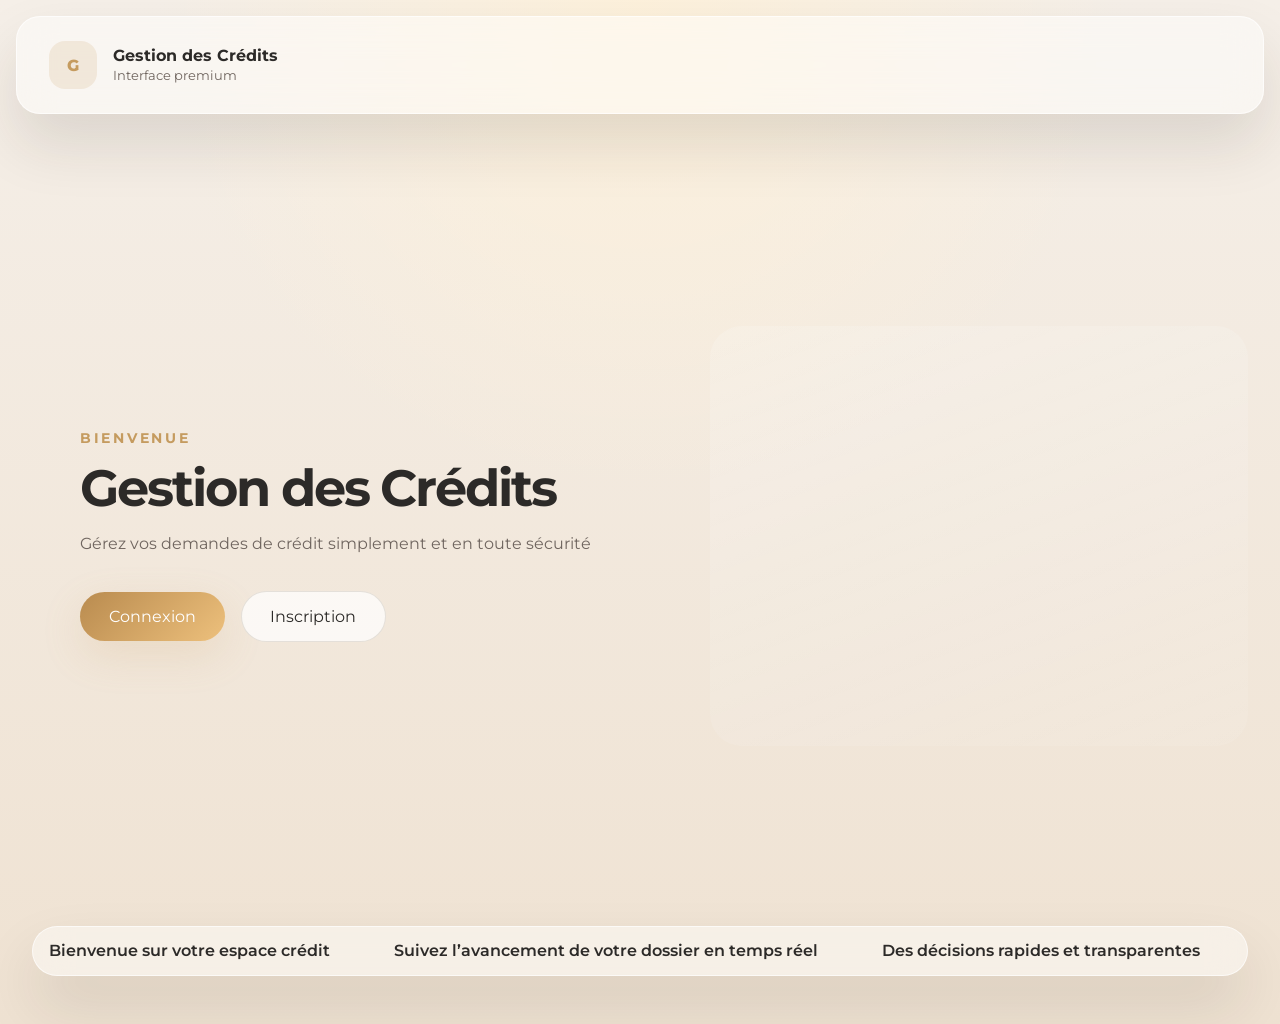
<file: index.html>
<!DOCTYPE html>
<html lang="fr">
<head>
  <meta charset="UTF-8" />
  <meta name="viewport" content="width=device-width, initial-scale=1.0" />
  <title>Gestion des Crédits</title>
  <link rel="preconnect" href="https://fonts.googleapis.com" />
  <link rel="preconnect" href="https://fonts.gstatic.com" crossorigin />
  <link href="https://fonts.googleapis.com/css2?family=Montserrat:wght@400;500;600;700;800&display=swap" rel="stylesheet" />
  <link rel="stylesheet" href="css/style.css" />
</head>
<body data-page="index">
  <div class="page-shell">
    <header class="topbar glass">
      <div class="brand">
        <span class="brand-mark">G</span>
        <div>
          <p>Gestion des Crédits</p>
          <small>Interface premium</small>
        </div>
      </div>
    </header>

    <main class="hero-section">
      <div class="hero-copy animate-fade-up">
        <p class="eyebrow">Bienvenue</p>
        <h1>Gestion des Crédits</h1>
        <p class="hero-subtitle">Gérez vos demandes de crédit simplement et en toute sécurité</p>
        <div class="hero-actions">
          <button id="open-login-cta" class="button button-glow">Connexion</button>
          <a href="inscription.html" class="button button-outline">Inscription</a>
        </div>
      </div>
      <div class="hero-visual animate-slide-in"></div>
    </main>

    <section class="ticker-wrap">
      <div class="ticker glass">
        <div class="ticker-track">
          <span>Bienvenue sur votre espace crédit</span>
          <span>Suivez l’avancement de votre dossier en temps réel</span>
          <span>Des décisions rapides et transparentes</span>
          <span>Bienvenue sur votre espace crédit</span>
          <span>Suivez l’avancement de votre dossier en temps réel</span>
        </div>
      </div>
    </section>
  </div>

  <div class="modal-overlay" id="login-modal">
    <div class="modal-card glass animate-modal">
      <button class="modal-close" id="close-login">×</button>
      <div class="modal-header">
        <p class="eyebrow">Espace sécurisé</p>
        <h2>Connexion</h2>
      </div>
      <form id="login-form" class="form-grid">
        <label class="form-label">
          Email
          <input type="email" name="email" placeholder="admin@gmail.com" required />
        </label>
        <label class="form-label">
          Mot de passe
          <input type="password" name="password" placeholder="••••••••" required />
        </label>
        <button type="submit" class="button button-primary">Se connecter</button>
      </form>
      <p class="modal-footer">Pas encore de compte ? <a href="inscription.html">S’inscrire</a></p>
    </div>
  </div>

  <div class="toast" id="toast"></div>
  <script src="js/main.js"></script>
</body>
</html>
</file>
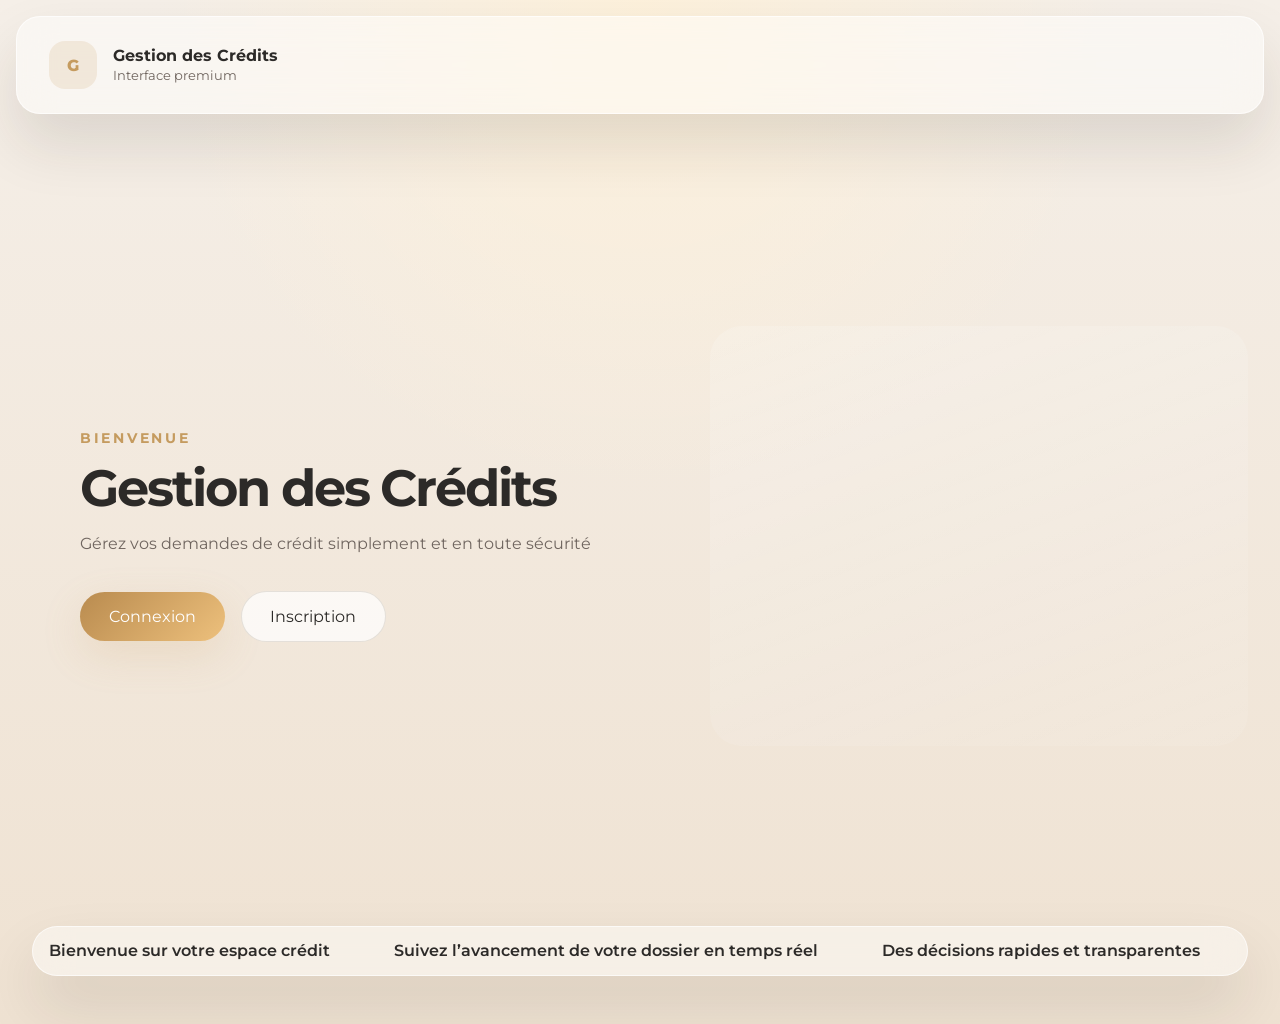
<file: confirmation.html>
<!DOCTYPE html>
<html lang="fr">
<head>
  <meta charset="UTF-8" />
  <meta name="viewport" content="width=device-width, initial-scale=1.0" />
  <title>Confirmation | Gestion des Crédits</title>
  <link rel="preconnect" href="https://fonts.googleapis.com" />
  <link rel="preconnect" href="https://fonts.gstatic.com" crossorigin />
  <link href="https://fonts.googleapis.com/css2?family=Montserrat:wght@400;500;600;700;800&display=swap" rel="stylesheet" />
  <link rel="stylesheet" href="css/style.css" />
</head>
<body data-page="confirmation">
  <div class="page-shell page-centered wide-card">
    <div class="confirm-card glass animate-fade-up">
      <div class="success-visual">
        <span class="checkmark">✓</span>
        <h1>Votre demande est enregistrée</h1>
        <p>Nous avons bien reçu votre dossier. Il est maintenant en cours de traitement.</p>
      </div>
      <div class="confirm-summary glass-inner" id="confirm-summary"></div>
      <div class="process-note glass-inner">
        <h2>Prochaine étape</h2>
        <p>Notre système analyse votre dossier en priorité et prépare une décision dans les 24 à 48 heures.</p>
        <p><strong>Délai estimé :</strong> 1 à 2 jours ouvrés</p>
      </div>
      <div class="confirm-actions">
        <a href="dashboard.html" class="button button-primary">Accéder à mon tableau de bord</a>
        <a href="index.html" class="button button-outline">Retour à l’accueil</a>
      </div>
    </div>
  </div>
  <script src="js/main.js"></script>
</body>
</html>
</file>
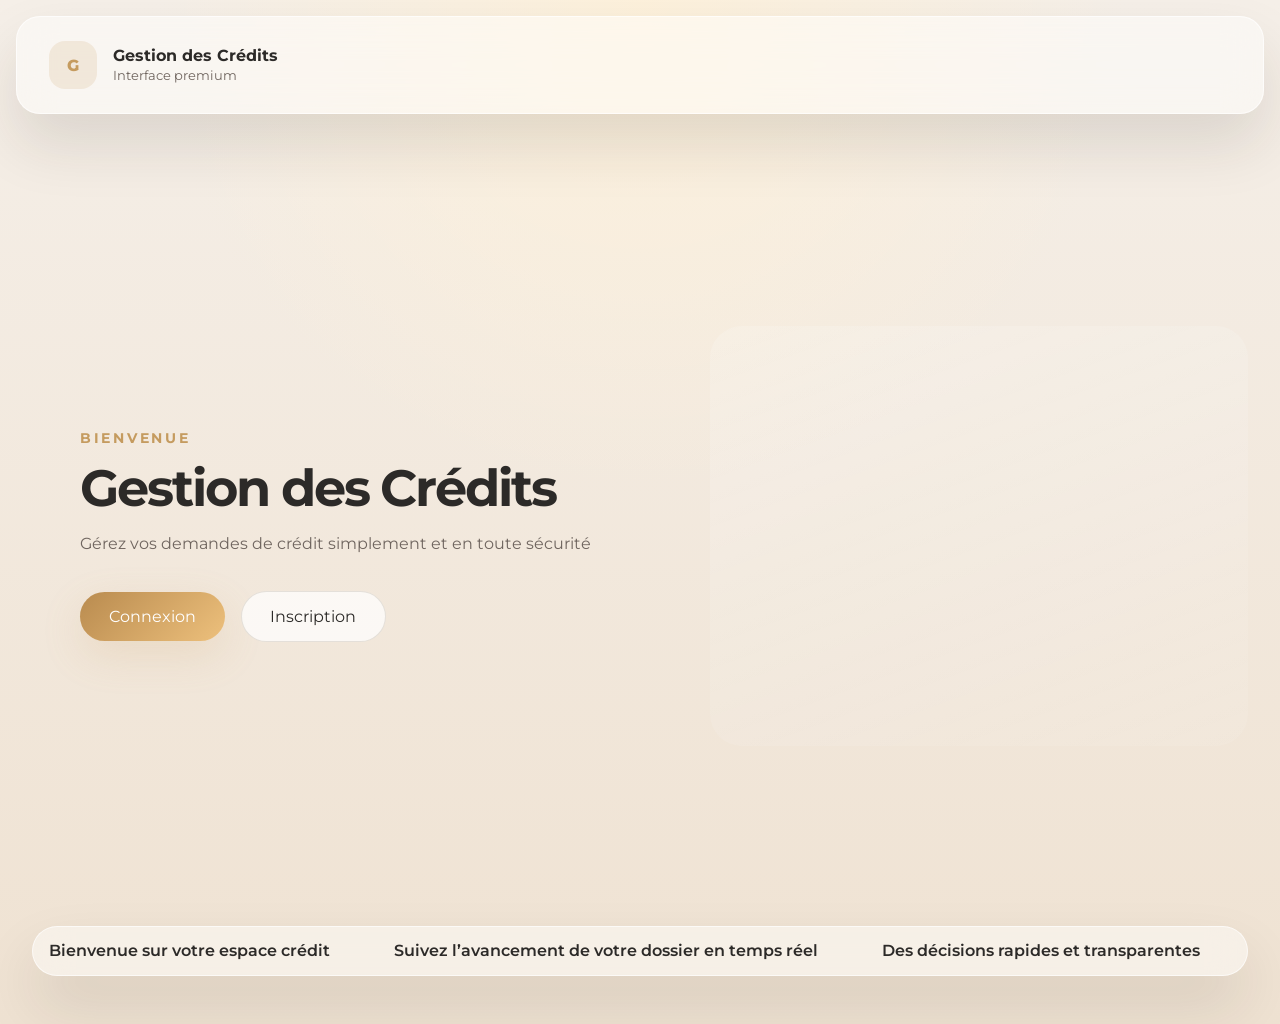
<file: dashboard.html>
<!DOCTYPE html>
<html lang="fr">
<head>
  <meta charset="UTF-8" />
  <meta name="viewport" content="width=device-width, initial-scale=1.0" />
  <title>Dashboard | Gestion des Crédits</title>
  <link rel="preconnect" href="https://fonts.googleapis.com" />
  <link rel="preconnect" href="https://fonts.gstatic.com" crossorigin />
  <link href="https://fonts.googleapis.com/css2?family=Montserrat:wght@400;500;600;700;800&display=swap" rel="stylesheet" />
  <link rel="stylesheet" href="css/style.css" />
</head>
<body data-page="dashboard">
  <div class="dashboard-shell">

    <main class="dashboard-main">
      <header class="dashboard-header glass">
        <div>
          <p class="eyebrow">Bonjour, <span id="user-name">Utilisateur</span></p>
          <h1>Bienvenue sur votre espace</h1>
        </div>
        <div class="header-meta">
          <span class="badge">Utilisateur</span>
          <button id="logout-top" class="button button-secondary">Se déconnecter</button>
        </div>
      </header>

      <section class="dashboard-grid">
        <div class="stat-card glass animate-fade-up">
          <p>Total des demandes</p>
          <h2 id="stat-total">0</h2>
        </div>
        <div class="stat-card glass animate-fade-up delay-1">
          <p>Demandes en cours</p>
          <h2 id="stat-pending">0</h2>
        </div>
        <div class="stat-card glass animate-fade-up delay-2">
          <p>Dernier statut</p>
          <h2 id="stat-status">Aucune</h2>
        </div>
      </section>

      <section class="dashboard-content">
        <div id="empty-state" class="glass info-card animate-fade-up">
          <div class="empty-illustration">📋</div>
          <h2>Pas de demande active</h2>
          <p>Commencez dès maintenant en remplissant le formulaire ou en décrivant votre projet en texte libre.</p>
        </div>

        <div id="request-form-card" class="glass form-card animate-fade-up">
          <div class="card-header">
            <div>
              <p class="eyebrow">Nouvelle demande</p>
              <h2>Envoyer votre dossier</h2>
            </div>
          </div>
          <form id="request-form" class="form-grid">
              <label class="form-label">
                Genre
                <select name="Gender" required>
                  <option value="Male">Homme</option>
                  <option value="Female">Femme</option>
                </select>
              </label>
              <label class="form-label">
                Situation familiale
                <select name="Married" required>
                  <option value="Célibataire">Célibataire</option>
                  <option value="Married">Marié(e)</option>
                  <option value="Divorcé(e)">Divorcé(e)</option>
                  <option value="Veuf/Veuve">Veuf/Veuve</option>
                </select>
              </label>
              <label class="form-label">
                Niveau d’éducation
                <select name="Education" required>
                  <option value="Graduate">Diplômé</option>
                  <option value="Not Graduate">Non diplômé</option>
                </select>
              </label>
              <label class="form-label">
                Self-employed
                <select name="Self_Employed" required>
                  <option value="Yes">Oui</option>
                  <option value="No">Non</option>
                </select>
              </label>
              <label class="form-label">
                Salaire mensuel net
                <input type="number" name="ApplicantIncome" min="0" step="100" placeholder="5000" required />
              </label>
              <label class="form-label">
                Montant du crédit demandé
                <input type="number" name="LoanAmount" min="0" step="100" placeholder="25000" required />
              </label>
              <label class="form-label">
                Durée de remboursement (en mois)
                <input type="number" name="Loan_Amount_Term" min="12" max="480" step="12" placeholder="360" value="360" required />
              </label>
              <label class="form-label">
                Historique de crédit
                <select name="CreditHistory" required>
                  <option value="1">Bon</option>
                  <option value="0">Mauvais</option>
                </select>
              </label>
              <label class="form-label full-width">
                Description de la situation
                <textarea name="note" rows="4" placeholder="Expliquez votre demande" ></textarea>
              </label>
              <button type="submit" class="button button-primary full-width">Soumettre la demande</button>
          </form>
        </div>

        <div id="status-card" class="glass status-card animate-fade-up hidden">
          <div class="card-header">
            <div>
              <p class="eyebrow">Suivi de votre dossier</p>
              <h2>Statut actuel</h2>
            </div>
          </div>
          <div class="progress-bar">
            <span class="step completed">Soumis</span>
            <span class="step" id="step-in-progress">En cours</span>
            <span class="step" id="step-decision">Décision</span>
            <span class="step" id="step-final">Finalisé</span>
          </div>
          <div class="status-badge" id="status-badge">Pré-acceptation</div>
          <div class="status-summary" id="status-summary"></div>
          <div id="defaults-warning" style="display:none;"></div>
          <div class="rejection-card" id="rejection-card" style="display:none;">            <div class="rejection-header">
              <span class="rejection-icon">⚠️</span>
              <div>
                <p class="eyebrow rejection-eyebrow">Demande non acceptée</p>
                <h3>Raisons du refus</h3>
              </div>
            </div>
            <div class="rejection-reasons" id="rejection-reasons"></div>
            <div class="rejection-footer">
            </div>
          </div>
          <div class="approved-contact" id="approved-contact" style="display:none;">
            <div class="contact-header">
              <p class="eyebrow contact-eyebrow">Prochaine étape</p>
              <h3>Finaliser votre demande</h3>
            </div>
            <form id="contact-form" class="form-grid contact-form">
              <label class="form-label">
                Agence préférée
                <select name="agency" required>
                  <option value="">Sélectionnez une agence</option>
                  <option value="Alger Centre">Alger Centre</option>
                  <option value="Oran Ouest">Oran Ouest</option>
                  <option value="Constantine Est">Constantine Est</option>
                  <option value="Annaba Nord">Annaba Nord</option>
                </select>
              </label>
              <label class="form-label">
                Numéro de téléphone
                <input type="tel" name="phone" placeholder="0555 123 456" required />
              </label>
              <button type="submit" class="button button-primary full-width">Envoyer ma demande de contact</button>
            </form>
            <div id="contact-confirmation" style="display:none;" class="confirmation-message">
              <p>✅ Votre demande de contact a été transmise. En attente de confirmation de l'agence.</p>
            </div>
          </div>          <div class="appointment-card" id="appointment-card" style="display:none;">
            <div class="appointment-header">
              <span class="appointment-icon">📅</span>
              <div>
                <p class="eyebrow appointment-eyebrow">Rendez-vous confirmé</p>
                <h3>Votre rendez-vous est prévu</h3>
              </div>
            </div>
            <div class="appointment-details" id="appointment-details"></div>
            <div class="appointment-footer">
              <p>📄 Présentez-vous avec vos pièces justificatives.</p>
            </div>
          </div>          <div class="request-summary glass-inner">
            <h3>Résumé de la demande</h3>
            <div class="summary-grid" id="summary-grid"></div>
          </div>
        </div>
      </section>
    </main>
  </div>

  <div class="toast" id="toast"></div>
  <script src="js/main.js"></script>
</body>
</html>
</file>
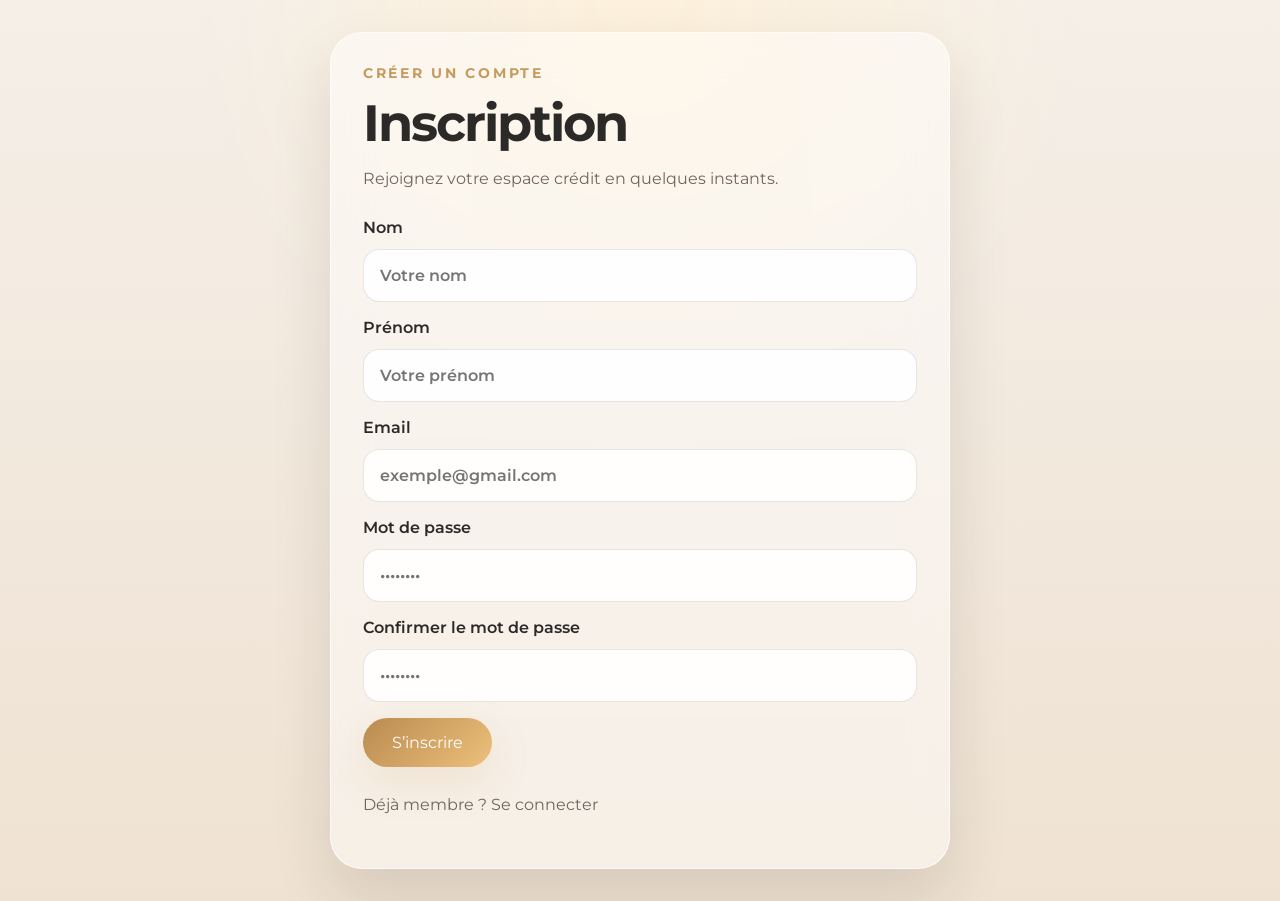
<file: inscription.html>
<!DOCTYPE html>
<html lang="fr">
<head>
  <meta charset="UTF-8" />
  <meta name="viewport" content="width=device-width, initial-scale=1.0" />
  <title>Inscription | Gestion des Crédits</title>
  <link rel="preconnect" href="https://fonts.googleapis.com" />
  <link rel="preconnect" href="https://fonts.gstatic.com" crossorigin />
  <link href="https://fonts.googleapis.com/css2?family=Montserrat:wght@400;500;600;700;800&display=swap" rel="stylesheet" />
  <link rel="stylesheet" href="css/style.css" />
</head>
<body data-page="inscription">
  <div class="page-shell page-centered">
    <div class="auth-card glass animate-fade-up">
      <div class="card-header">
        <div>
          <p class="eyebrow">Créer un compte</p>
          <h1>Inscription</h1>
          <p class="card-subtitle">Rejoignez votre espace crédit en quelques instants.</p>
        </div>
      </div>
      <form id="signup-form" class="form-grid">
        <label class="form-label">
          Nom
          <input type="text" name="name" placeholder="Votre nom" required />
        </label>
        <label class="form-label">
          Prénom
          <input type="text" name="firstName" placeholder="Votre prénom" required />
        </label>
        <label class="form-label">
          Email
          <input type="email" name="email" placeholder="exemple@gmail.com" required />
        </label>
        <label class="form-label">
          Mot de passe
          <input type="password" name="password" placeholder="••••••••" required />
        </label>
        <label class="form-label">
          Confirmer le mot de passe
          <input type="password" name="confirmPassword" placeholder="••••••••" required />
        </label>
        <button type="submit" class="button button-primary">S’inscrire</button>
      </form>
      <p class="auth-note">Déjà membre ? <a href="index.html">Se connecter</a></p>
    </div>
  </div>
  <div class="toast" id="toast"></div>
  <script src="js/main.js"></script>
</body>
</html>
</file>
<file: css/style.css>
* {
  box-sizing: border-box;
}

:root {
  color-scheme: light;
  font-family: 'Montserrat', sans-serif;
  --bg: #f9f2e8;
  --surface: rgba(255, 255, 255, 0.82);
  --surface-strong: rgba(255, 255, 255, 0.95);
  --text: #2c2a28;
  --text-muted: #6f655f;
  --accent: #c59b5f;
  --accent-soft: rgba(197, 155, 95, 0.12);
  --border: rgba(255, 255, 255, 0.55);
  --shadow: 0 30px 60px rgba(38, 32, 28, 0.12);
  --glass: rgba(255, 255, 255, 0.45);
  --glass-deep: rgba(255, 255, 255, 0.65);
}

html,
body {
  margin: 0;
  min-height: 100%;
  background: radial-gradient(circle at top, rgba(255, 241, 216, 0.8), transparent 40%),
    linear-gradient(180deg, #f5efe8 0%, #efe2d2 100%);
  color: var(--text);
}

body {
  overflow-x: hidden;
}

a {
  color: inherit;
  text-decoration: none;
}

button,
input,
select,
textarea {
  font: inherit;
}

.page-shell,
.dashboard-shell {
  min-height: 100vh;
}

.glass {
  background: var(--glass);
  border: 1px solid rgba(255, 255, 255, 0.65);
  backdrop-filter: blur(18px);
  box-shadow: var(--shadow);
}

.glass-inner {
  background: rgba(255, 255, 255, 0.92);
  border-radius: 24px;
  padding: 24px;
}

.topbar {
  display: flex;
  justify-content: space-between;
  align-items: center;
  gap: 1rem;
  padding: 1.5rem 2rem;
  position: sticky;
  top: 0;
  z-index: 10;
  margin: 1rem;
  border-radius: 24px;
}

.brand {
  display: flex;
  align-items: center;
  gap: 1rem;
}

.brand-mark {
  width: 48px;
  height: 48px;
  display: grid;
  place-items: center;
  border-radius: 16px;
  background: rgba(197, 155, 95, 0.16);
  color: var(--accent);
  font-weight: 800;
}

.brand p {
  margin: 0;
  font-size: 1rem;
  font-weight: 700;
}

.brand small {
  color: var(--text-muted);
}

nav {
  display: flex;
  gap: 1rem;
  flex-wrap: wrap;
}

.button,
.button-primary,
.button-secondary,
.button-outline {
  border: none;
  cursor: pointer;
  border-radius: 999px;
  padding: 0.95rem 1.8rem;
  transition: transform 0.3s ease, box-shadow 0.3s ease, background-color 0.3s ease;
}

.button-primary,
.button-glow {
  background: linear-gradient(135deg, #b98b4f 0%, #edc07c 100%);
  color: #fff;
  box-shadow: 0 14px 40px rgba(197, 155, 95, 0.18);
}

.button-outline {
  background: rgba(255, 255, 255, 0.72);
  color: var(--text);
  border: 1px solid rgba(60, 40, 20, 0.12);
}

.button-secondary {
  background: rgba(32, 22, 14, 0.06);
  color: var(--text);
}

.button:hover {
  transform: translateY(-1px);
}

.hero-section {
  min-height: calc(100vh - 120px);
  display: grid;
  grid-template-columns: 1.2fr 1fr;
  gap: 2rem;
  align-items: center;
  padding: 4rem 2rem 2rem;
  position: relative;
}

.hero-section::before {
  content: '';
  position: absolute;
  inset: 0;
  background: url('https://images.unsplash.com/photo-1523413651479-597eb2da0ad6?auto=format&fit=crop&w=1500&q=80') center/cover no-repeat;
  filter: blur(2px) saturate(1.05);
  opacity: 0.35;
  z-index: -2;
}

.hero-section::after {
  content: '';
  position: absolute;
  inset: 0;
  background: linear-gradient(135deg, rgba(31, 20, 12, 0.38), rgba(245, 225, 192, 0.22));
  z-index: -1;
}

.hero-copy {
  max-width: 620px;
  padding: 3rem;
  border-radius: 32px;
}

.eyebrow {
  margin: 0 0 1rem;
  text-transform: uppercase;
  letter-spacing: 0.2em;
  color: var(--accent);
  font-size: 0.85rem; 
  font-weight: 700;
}

.hero-copy h1,
.card-header h1,
.dashboard-header h1,
.confirm-card h1,
.admin-panel h2 {
  margin: 0;
  font-size: clamp(2.8rem, 4vw, 4.8rem);
  line-height: 1.02;
  letter-spacing: -0.04em;
}

.hero-subtitle,
.card-subtitle,
.status-summary p,
.auth-note,
.info-card p,
.process-note p {
  line-height: 1.8;
  color: var(--text-muted);
}

.hero-actions {
  display: flex;
  align-items: center;
  gap: 1rem;
  margin-top: 2rem;
}

.hero-visual {
  min-height: 420px;
  border-radius: 32px;
  background: linear-gradient(160deg, rgba(255, 255, 255, 0.18), rgba(255, 255, 255, 0.08)),
    url('https://images.unsplash.com/photo-1554224154-22dec7ec8818?auto=format&fit=crop&w=1500&q=80') center/cover no-repeat;
}

.ticker-wrap {
  padding: 1rem 2rem 3rem;
}

.ticker {
  overflow: hidden;
  border-radius: 999px;
  padding: 0.9rem 1rem;
}

.ticker-track {
  display: flex;
  gap: 4rem;
  animation: ticker 18s linear infinite;
  white-space: nowrap;
}

.ticker-track span {
  font-weight: 600;
  color: var(--text);
}

@keyframes ticker {
  0% {
    transform: translateX(0);
  }
  100% {
    transform: translateX(-55%);
  }
}

.page-centered {
  display: grid;
  place-items: center;
  min-height: 100vh;
  padding: 2rem;
}

.auth-card,
.confirm-card,
.admin-panel,
.status-card,
.form-card,
.info-card {
  border-radius: 32px;
  padding: 2rem;
}

.auth-card {
  width: min(620px, 100%);
}

.auth-note {
  margin-top: 1.5rem;
  color: var(--text-muted);
}

.form-grid {
  display: grid;
  gap: 1rem;
}

.form-label {
  display: grid;
  gap: 0.75rem;
  font-weight: 600;
}

.form-label input,
.form-label select,
.form-label textarea {
  width: 100%;
  border: 1px solid rgba(60, 40, 20, 0.12);
  border-radius: 16px;
  padding: 1rem 1rem;
  background: rgba(255, 255, 255, 0.9);
  color: var(--text);
}

.form-label textarea {
  resize: vertical;
}

.full-width {
  grid-column: 1 / -1;
}

.modal-overlay {
  position: fixed;
  inset: 0;
  background: rgba(20, 12, 8, 0.58);
  display: none;
  align-items: center;
  justify-content: center;
  padding: 1.5rem;
  z-index: 20;
}

.modal-overlay.active {
  display: flex;
}

.modal-card {
  width: min(520px, 100%);
  padding: 2rem;
  border-radius: 32px;
  position: relative;
}

.modal-close {
  position: absolute;
  right: 1rem;
  top: 1rem;
  border: none;
  background: transparent;
  color: var(--text);
  font-size: 1.8rem;
  cursor: pointer;
}

.modal-header h2,
.card-header h2 {
  margin: 0;
  font-size: 2.2rem;
}

.card-header {
  margin-bottom: 1.5rem;
}

button[type="submit"] {
  width: fit-content;
}

.toast {
  position: fixed;
  left: 50%;
  transform: translateX(-50%);
  bottom: 2rem;
  min-width: 280px;
  padding: 1rem 1.5rem;
  border-radius: 999px;
  background: rgba(42, 33, 24, 0.94);
  color: #fff;
  opacity: 0;
  pointer-events: none;
  transition: opacity 0.3s ease, transform 0.3s ease;
  z-index: 30;
}

.toast.show {
  opacity: 1;
  transform: translateX(-50%) translateY(-10px);
}

.dashboard-shell {
  min-height: 100vh;
}

.dashboard-main {
  padding: 2.5rem;
  display: grid;
  gap: 1.8rem;
  max-width: 1300px;
  margin: 0 auto;
}

.card-tabs {
  display: flex;
  gap: 0.75rem;
  flex-wrap: wrap;
  margin-bottom: 1.5rem;
}

.toggle-button {
  border: 1px solid rgba(60, 40, 20, 0.14);
  background: rgba(255, 255, 255, 0.72);
  color: var(--text);
  padding: 0.9rem 1.2rem;
  border-radius: 999px;
  font-weight: 700;
  cursor: pointer;
  transition: background-color 0.2s ease, transform 0.2s ease, border-color 0.2s ease;
}

.toggle-button.active {
  background: rgba(197, 155, 95, 0.15);
  border-color: rgba(197, 155, 95, 0.35);
}

.mode-panel {
  display: none;
  gap: 1rem;
}

.mode-panel.active {
  display: grid;
}

.text-mode-toolbar {
  display: flex;
  gap: 0.75rem;
  flex-wrap: wrap;
}

.text-counter {
  color: var(--text-muted);
  font-size: 0.95rem;
  text-align: right;
}

.empty-illustration {
  font-size: 3rem;
  width: 88px;
  height: 88px;
  display: grid;
  place-items: center;
  border-radius: 24px;
  background: rgba(255, 255, 255, 0.75);
  margin: 0 auto 1rem;
}

.status-badge {
  display: inline-flex;
  padding: 0.95rem 1.3rem;
  border-radius: 999px;
  background: rgba(197, 155, 95, 0.12);
  color: var(--accent);
  font-weight: 700;
  font-size: 1.2rem;
  box-shadow: 0 0 0 rgba(0, 0, 0, 0);
  transition: background-color 0.3s ease, box-shadow 0.3s ease, transform 0.3s ease;
}

.status-badge.status-accepted {
  background: rgba(46, 204, 113, 0.14);
  color: #2ECC71;
  box-shadow: 0 0 30px rgba(46, 204, 113, 0.18);
  animation: pulse 2.5s ease-in-out infinite;
}

.status-badge.status-finalized {
  background: rgba(39, 174, 96, 0.16);
  color: #27AE60;
  box-shadow: 0 0 35px rgba(39, 174, 96, 0.22);
  animation: pulse 2.5s ease-in-out infinite;
  border: 2px solid rgba(39, 174, 96, 0.3);
}

.status-badge.status-pre {
  background: rgba(243, 156, 18, 0.14);
  color: #F39C12;
  box-shadow: 0 0 30px rgba(243, 156, 18, 0.18);
  animation: pulse 2.5s ease-in-out infinite;
}

.status-badge.status-refused {
  background: rgba(231, 76, 60, 0.14);
  color: #E74C3C;
  box-shadow: 0 0 30px rgba(231, 76, 60, 0.18);
  animation: pulse 2.5s ease-in-out infinite;
}

.status-badge.status-pending {
  background: rgba(200, 169, 110, 0.14);
  color: #C8A96E;
  box-shadow: 0 0 30px rgba(200, 169, 110, 0.18);
  animation: pulse 2.5s ease-in-out infinite;
}

.status-summary {
  margin-top: 1rem;
  opacity: 0;
  animation: fadeIn 0.4s ease forwards;
}

@keyframes pulse {
  0%, 100% { transform: scale(1); }
  50% { transform: scale(1.02); }
}

@keyframes fadeIn {
  from { opacity: 0; transform: translateY(12px); }
  to { opacity: 1; transform: translateY(0); }
}

.submitted-data-card {
  margin: 1.5rem 0;
  padding: 1.5rem;
  background: rgba(52, 152, 219, 0.08);
  border: 2px solid rgba(52, 152, 219, 0.3);
  border-radius: 24px;
  animation: fadeIn 0.4s ease;
}

.data-header {
  margin-bottom: 1.5rem;
}

.data-header h3 {
  margin: 0.5rem 0 0;
  color: #3498db;
  font-size: 1.3rem;
}

.data-eyebrow {
  color: #3498db;
  margin: 0;
}

.data-content {
  background: rgba(255, 255, 255, 0.85);
  border-radius: 16px;
  padding: 1.25rem;
  margin: 1rem 0;
  font-size: 0.95rem;
  line-height: 1.8;
  color: var(--text);
  white-space: pre-wrap;
  word-break: break-word;
  border-left: 4px solid #3498db;
}

.data-footer {
  margin-top: 1.25rem;
  padding-top: 1rem;
  border-top: 1px solid rgba(52, 152, 219, 0.2);
  color: var(--text-muted);
  font-size: 0.95rem;
}

.rejection-card {
  margin: 1.5rem 0;
  padding: 1.5rem;
  background: rgba(231, 76, 60, 0.08);
  border: 2px solid rgba(231, 76, 60, 0.3);
  border-radius: 24px;
  animation: fadeIn 0.4s ease;
}

.rejection-header {
  display: flex;
  gap: 1rem;
  align-items: flex-start;
  margin-bottom: 1rem;
}

.rejection-icon {
  font-size: 1.8rem;
  flex-shrink: 0;
}

.rejection-header h3 {
  margin: 0.5rem 0 0;
  color: #e74c3c;
  font-size: 1.3rem;
}

.rejection-eyebrow {
  color: #e74c3c;
  margin: 0;
}

.rejection-reasons {
  margin: 1rem 0;
  padding-left: 2rem;
}

.rejection-footer {
  margin-top: 1.25rem;
  padding-top: 1rem;
  border-top: 1px solid rgba(231, 76, 60, 0.2);
  color: var(--text-muted);
  font-size: 0.95rem;
}

.approved-contact {
  margin: 1.5rem 0;
  padding: 1.5rem;
  background: rgba(46, 204, 113, 0.08);
  border: 2px solid rgba(46, 204, 113, 0.3);
  border-radius: 24px;
  animation: fadeIn 0.4s ease;
}

.contact-header {
  margin-bottom: 1.5rem;
}

.contact-header h3 {
  margin: 0.5rem 0 0;
  color: #2ecc71;
  font-size: 1.3rem;
}

.contact-eyebrow {
  color: #2ecc71;
  margin: 0;
}

.contact-form {
  display: grid;
  gap: 1rem;
  grid-template-columns: 1fr 1fr;
}

.contact-form .form-label {
  margin: 0;
}

.contact-form button {
  grid-column: 1 / -1;
}

.confirmation-message {
  padding: 1rem;
  background: rgba(46, 204, 113, 0.15);
  border-radius: 16px;
  color: #2ecc71;
  text-align: center;
  font-weight: 600;
}

.appointment-card {
  margin: 1.5rem 0;
  padding: 2rem;
  background: linear-gradient(135deg, rgba(39, 174, 96, 0.1), rgba(46, 204, 113, 0.08));
  border: 2px solid rgba(39, 174, 96, 0.4);
  border-radius: 20px;
  box-shadow: 0 8px 32px rgba(39, 174, 96, 0.15);
  animation: fadeIn 0.6s ease;
  position: relative;
  overflow: hidden;
}

.appointment-card::before {
  content: '';
  position: absolute;
  top: 0;
  left: 0;
  right: 0;
  height: 4px;
  background: linear-gradient(90deg, #27AE60, #2ECC71);
}

.appointment-header {
  display: flex;
  gap: 1.25rem;
  align-items: center;
  margin-bottom: 1.75rem;
  position: relative;
  z-index: 1;
}

.appointment-icon {
  font-size: 2.2rem;
  background: linear-gradient(135deg, #27AE60, #2ECC71);
  -webkit-background-clip: text;
  -webkit-text-fill-color: transparent;
  background-clip: text;
  flex-shrink: 0;
}

.appointment-header h3 {
  margin: 0.25rem 0 0;
  color: #27AE60;
  font-size: 1.5rem;
  font-weight: 700;
}

.appointment-eyebrow {
  color: #27AE60;
  margin: 0;
  font-weight: 600;
  text-transform: uppercase;
  letter-spacing: 0.5px;
  font-size: 0.85rem;
}

.appointment-details {
  display: grid;
  gap: 1rem;
  margin: 1.25rem 0;
  padding: 1.5rem;
  background: rgba(255, 255, 255, 0.95);
  border-radius: 16px;
  border: 1px solid rgba(39, 174, 96, 0.2);
  box-shadow: 0 4px 16px rgba(39, 174, 96, 0.1);
}

.appointment-details > div {
  display: flex;
  justify-content: space-between;
  align-items: center;
  padding: 0.75rem 1rem;
  background: rgba(39, 174, 96, 0.05);
  border-radius: 12px;
  border-left: 4px solid #27AE60;
}

.appointment-details strong {
  color: #27AE60;
  font-weight: 600;
  font-size: 0.95rem;
}

.appointment-details span {
  color: var(--text);
  font-weight: 500;
  text-align: right;
}

.appointment-footer {
  margin-top: 1.5rem;
  padding-top: 1.25rem;
  border-top: 2px solid rgba(39, 174, 96, 0.2);
  color: var(--text-muted);
  font-size: 0.95rem;
  text-align: center;
  background: rgba(39, 174, 96, 0.05);
  padding: 1rem;
  border-radius: 12px;
  position: relative;
  z-index: 1;
}

.detail-body {
  display: grid;
  gap: 1.5rem;
}

.detail-summary {
  display: grid;
  gap: 0.9rem;
  padding: 1.25rem;
  background: rgba(255, 255, 255, 0.85);
  border-radius: 24px;
}

.detail-summary p {
  margin: 0;
  color: var(--text-muted);
}

.detail-modal-card {
  width: min(760px, 100%);
  max-height: 85vh;
  overflow-y: auto;
  overflow-x: hidden;
}

.detail-body {
  max-height: 70vh;
  overflow-y: auto;
  padding-right: 0.5rem;
}

.detail-body::-webkit-scrollbar {
  width: 6px;
}

.detail-body::-webkit-scrollbar-track {
  background: rgba(60, 40, 20, 0.06);
  border-radius: 999px;
}

.detail-body::-webkit-scrollbar-thumb {
  background: rgba(197, 155, 95, 0.3);
  border-radius: 999px;
}

.detail-body::-webkit-scrollbar-thumb:hover {
  background: rgba(197, 155, 95, 0.5);
}

#detail-chart {
  max-height: 400px;
  width: 100% !important;
}

.modal-overlay.active {
  display: flex;
}

.sidebar-menu {
  display: grid;
  gap: 1rem;
}

.sidebar-menu a {
  padding: 1rem 1.2rem;
  border-radius: 20px;
  display: block;
  color: var(--text);
  background: rgba(255, 255, 255, 0.65);
}

.sidebar-menu a.active,
.sidebar-menu a:hover {
  background: rgba(197, 155, 95, 0.16);
}

.dashboard-main {
  padding: 2.5rem;
  display: grid;
  gap: 1.8rem;
}

.dashboard-header,
.panel-header {
  display: flex;
  justify-content: space-between;
  gap: 2rem;
  padding: 1.5rem;
  border-radius: 28px;
}

.header-meta,
.filter-row {
  display: flex;
  align-items: center;
  gap: 1rem;
}

.badge,
.badge-admin {
  padding: 0.8rem 1rem;
  border-radius: 999px;
  font-weight: 700;
  text-transform: uppercase;
  letter-spacing: 0.08em;
}

.badge {
  background: rgba(255, 255, 255, 0.75);
  color: var(--text);
}

.badge-admin {
  background: rgba(197, 155, 95, 0.14);
  color: var(--accent);
}

.dashboard-grid {
  display: grid;
  grid-template-columns: repeat(3, minmax(0, 1fr));
  gap: 1.5rem;
}

.admin-grid {
  grid-template-columns: repeat(4, minmax(0, 1fr));
}

.stat-card {
  padding: 2rem;
  border-radius: 32px;
}

.stat-card p {
  margin: 0;
  color: var(--text-muted);
}

.stat-card h2 {
  margin: 1rem 0 0;
  font-size: 2.8rem;
}

.dashboard-content {
  display: grid;
  gap: 1.5rem;
}

.status-card,
.form-card,
.info-card,
.confirm-summary,
.process-note {
  width: 100%;
}

.progress-bar {
  display: flex;
  gap: 0.8rem;
  flex-wrap: wrap;
  margin: 1.25rem 0;
}

.step {
  padding: 0.9rem 1rem;
  border-radius: 999px;
  background: rgba(255, 255, 255, 0.8);
  color: var(--text-muted);
  font-weight: 700;
}

.step.completed {
  background: rgba(197, 155, 95, 0.15);
  color: var(--accent);
}

.step.active {
  background: var(--accent);
  color: #fff;
}

.status-badge {
  display: inline-flex;
  padding: 0.85rem 1.2rem;
  border-radius: 999px;
  background: rgba(197, 155, 95, 0.12);
  color: var(--accent);
  font-weight: 700;
}

.status-summary {
  margin-top: 1rem;
}

.summary-grid {
  display: grid;
  grid-template-columns: repeat(2, minmax(0, 1fr));
  gap: 1rem;
}

.summary-grid > div {
  padding: 1rem;
  background: rgba(255, 255, 255, 0.85);
  border-radius: 20px;
}

.confirm-summary {
  padding: 2rem;
  border-radius: 28px;
  display: grid;
  gap: 1rem;
}

.confirm-summary h2,
.process-note h2 {
  margin-top: 0;
}

.success-visual {
  text-align: center;
  margin-bottom: 2rem;
}

.checkmark {
  display: inline-flex;
  width: 96px;
  height: 96px;
  border-radius: 50%;
  background: rgba(197, 155, 95, 0.2);
  color: #fff;
  font-size: 3rem;
  align-items: center;
  justify-content: center;
  margin-bottom: 1.5rem;
  animation: pop 0.5s ease;
}

@keyframes pop {
  from {
    transform: scale(0.4);
    opacity: 0;
  }
  to {
    transform: scale(1);
    opacity: 1;
  }
}

.confirm-actions {
  display: flex;
  flex-wrap: wrap;
  gap: 1rem;
  justify-content: center;
  margin-top: 2rem;
}

/* ── Onglets graphes ── */
.chart-tabs {
  display: flex;
  gap: 0.5rem;
  margin-bottom: 1rem;
  border-bottom: 2px solid rgba(200,169,110,0.2);
  padding-bottom: 0.5rem;
}

.chart-tab {
  background: transparent;
  border: 1.5px solid rgba(200,169,110,0.3);
  border-radius: 8px;
  padding: 0.4rem 0.9rem;
  font-size: 0.83rem;
  color: #4d433c;
  cursor: pointer;
  font-family: inherit;
  transition: all 0.2s;
}

.chart-tab:hover {
  background: rgba(200,169,110,0.1);
}

.chart-tab.active {
  background: linear-gradient(135deg, #f5e6c8, #ede0c4);
  border-color: #c8a96e;
  font-weight: 600;
}

/* ── Panneaux graphes ── */
.chart-panel {
  display: none;
}

.chart-panel.active {
  display: block;
  animation: fadeIn 0.3s ease;
}

@keyframes fadeIn {
  from { opacity: 0; transform: translateY(4px); }
  to   { opacity: 1; transform: translateY(0); }
}

.chart-hint {
  margin-top: 0.75rem;
  font-size: 0.82rem;
  color: #4d433c;
  font-style: italic;
  line-height: 1.5;
  text-align: center;
}

/* ── Tableau admin ── */
.admin-table {
  width: 100%;
  border-collapse: collapse;
  font-size: 0.92rem;
  background: #fff;
  border-radius: 14px;
  overflow: hidden;
  box-shadow: 0 2px 16px rgba(60,40,20,0.07);
}

.admin-table thead tr {
  background: linear-gradient(135deg, #f5e6c8, #ede0c4);
  color: #4d433c;
  text-align: left;
}

.admin-table th {
  padding: 1rem 1.1rem;
  font-weight: 600;
  font-size: 0.88rem;
  letter-spacing: 0.03em;
  text-transform: uppercase;
}

.admin-table td {
  padding: 0.85rem 1.1rem;
  border-bottom: 1px solid rgba(200,169,110,0.12);
  color: #3a3228;
  vertical-align: middle;
}

.admin-table tbody tr:hover {
  background: rgba(245,230,200,0.18);
  transition: background 0.2s;
}

.admin-table tbody tr:last-child td {
  border-bottom: none;
}

/* ── Action row ── */
.action-row {
  display: flex;
  align-items: center;
  gap: 0.5rem;
  flex-wrap: nowrap;
}

/* ── Select admin ── */
.admin-select {
  appearance: none;
  -webkit-appearance: none;
  background: #fdf6e3 url("data:image/svg+xml,%3Csvg xmlns='http://www.w3.org/2000/svg' width='12' height='12' viewBox='0 0 12 12'%3E%3Cpath fill='%23c8a96e' d='M6 8L1 3h10z'/%3E%3C/svg%3E") no-repeat right 0.6rem center;
  border: 1.5px solid #c8a96e;
  border-radius: 8px;
  padding: 0.38rem 2rem 0.38rem 0.7rem;
  font-size: 0.84rem;
  color: #4d433c;
  cursor: pointer;
  font-family: inherit;
  transition: border-color 0.2s, box-shadow 0.2s;
  min-width: 130px;
}

.admin-select:focus {
  outline: none;
  border-color: #a07840;
  box-shadow: 0 0 0 3px rgba(200,169,110,0.2);
}

/* ── Boutons action ── */
.admin-button-secondary {
  background: #f5e6c8;
  color: #4d433c;
  border: 1.5px solid #c8a96e;
  border-radius: 8px;
  padding: 0.38rem 0.85rem;
  font-size: 0.84rem;
  font-weight: 500;
  cursor: pointer;
  transition: background 0.2s;
  white-space: nowrap;
}
.admin-button-secondary:hover { background: #ede0c4; }

.admin-button-outline {
  background: transparent;
  color: #4d433c;
  border: 1.5px solid #c8a96e;
  border-radius: 8px;
  padding: 0.38rem 0.85rem;
  font-size: 0.84rem;
  font-weight: 500;
  cursor: pointer;
  transition: background 0.2s, color 0.2s;
  white-space: nowrap;
}
.admin-button-outline:hover {
  background: #c8a96e;
  color: #fff;
}

.button-contact {
  background: linear-gradient(135deg, #2ECC71, #27AE60);
  color: #fff;
  border: none;
  border-radius: 8px;
  padding: 0.38rem 0.85rem;
  font-size: 0.84rem;
  font-weight: 500;
  cursor: pointer;
  transition: opacity 0.2s;
  white-space: nowrap;
}
.button-contact:hover { opacity: 0.85; }

/* ── Status pills ── */
.status-pill {
  display: inline-block;
  padding: 0.28rem 0.8rem;
  border-radius: 20px;
  font-size: 0.82rem;
  font-weight: 600;
  letter-spacing: 0.02em;
}
.status-pill.accepted { background: #EAFAF1; color: #1e8449; }
.status-pill.refused  { background: #FDEDEC; color: #c0392b; }
.status-pill.pre      { background: #FEF9E7; color: #b7770d; }
  display: flex;
  gap: 0.5rem;
  flex-wrap: wrap;
}

.action-row button,
.action-row select {
  font-size: 0.85rem;
}

.hidden {
  display: none;
}

@media (max-width: 980px) {
  .dashboard-shell {
    grid-template-columns: 1fr;
  }
  .dashboard-side {
    min-height: auto;
    width: 100%;
  }
  .dashboard-grid,
  .admin-grid {
    grid-template-columns: 1fr 1fr;
  }
}

@media (max-width: 760px) {
  .topbar,
  .hero-section,
  .page-shell,
  .dashboard-main,
  .dashboard-side {
    padding: 1.2rem;
  }
  .hero-section {
    grid-template-columns: 1fr;
  }
  .hero-visual {
    min-height: 240px;
  }
  .dashboard-grid,
  .admin-grid {
    grid-template-columns: 1fr;
  }
  .summary-grid {
    grid-template-columns: 1fr;
  }
}

@keyframes animateFade {
  from { opacity: 0; transform: translateY(24px); }
  to { opacity: 1; transform: translateY(0); }
}

.animate-fade-up {
  animation: animateFade 0.9s ease both;
}

.animate-slide-in {
  animation: slideIn 1s ease both;
}

.animate-slide-left {
  animation: slideLeft 0.9s ease both;
}

.animate-modal {
  animation: modalFade 0.35s ease both;
}

.delay-1 {
  animation-delay: 0.12s;
}

.delay-2 {
  animation-delay: 0.22s;
}

.delay-3 {
  animation-delay: 0.32s;
}

@keyframes slideIn {
  from { opacity: 0; transform: translateX(44px) scale(0.96); }
  to { opacity: 1; transform: translateX(0) scale(1); }
}

@keyframes slideLeft {
  from { opacity: 0; transform: translateX(-28px); }
  to { opacity: 1; transform: translateX(0); }
}

@keyframes modalFade {
  from { opacity: 0; transform: scale(0.94); }
  to { opacity: 1; transform: scale(1); }
}

.processing-state {
  display: flex;
  flex-direction: column;
  align-items: center;
  gap: 1rem;
  padding: 2rem;
  text-align: center;
}

.spinner {
  width: 40px;
  height: 40px;
  border: 4px solid rgba(200, 169, 110, 0.2);
  border-top-color: #c8a96e;
  border-radius: 50%;
  animation: spin 1s linear infinite;
}

@keyframes spin {
  to { transform: rotate(360deg); }
}

.warning-card {
  border: 1px solid #F39C12;
  border-left: 5px solid #F39C12;
  background: #FFFBF0;
  border-radius: 12px;
  padding: 1.25rem 1.5rem;
  margin-top: 1rem;
}

.warning-header {
  display: flex;
  align-items: center;
  gap: 0.5rem;
  margin-bottom: 0.75rem;
  font-size: 1rem;
  color: #E67E22;
}

.warning-card ul {
  margin: 0.5rem 0 0.75rem 1.25rem;
  color: #555;
  font-size: 0.9rem;
  line-height: 1.7;
}

.warning-footer {
  font-size: 0.85rem;
  color: #888;
  font-style: italic;
  margin-top: 0.5rem;
}

/* Select stylisé admin */
.styled-select-wrapper {
  position: relative;
  display: inline-block;
}
.styled-select {
  appearance: none;
  background: linear-gradient(135deg, #fdf6e3, #f5e6c8);
  border: 1.5px solid #c8a96e;
  border-radius: 8px;
  padding: 0.4rem 2rem 0.4rem 0.75rem;
  font-size: 0.85rem;
  color: #4d433c;
  cursor: pointer;
  font-family: inherit;
}
.styled-select-wrapper::after {
  content: '▾';
  position: absolute;
  right: 0.6rem;
  top: 50%;
  transform: translateY(-50%);
  pointer-events: none;
  color: #c8a96e;
}

/* Bouton contact */
.button-contact {
  background: linear-gradient(135deg, #2ECC71, #27AE60);
  color: white;
  border: none;
  border-radius: 8px;
  padding: 0.4rem 0.85rem;
  font-size: 0.85rem;
  cursor: pointer;
  transition: opacity 0.2s;
}
.button-contact:hover { opacity: 0.85; }

/* Contact modal */
.contact-modal-card { display: flex; flex-direction: column; gap: 0.75rem; }
.contact-modal-row {
  display: flex;
  justify-content: space-between;
  align-items: center;
  padding: 0.5rem 0;
  border-bottom: 1px solid rgba(0,0,0,0.06);
  font-size: 0.95rem;
}
.appointment-confirmed-box {
  background: #EAFAF1;
  border: 1px solid #2ECC71;
  border-radius: 10px;
  padding: 1rem;
  margin-top: 1rem;
  line-height: 1.8;
}

/* Rejection détaillée */
.rejection-list { list-style: none; padding: 0; margin: 0; }
.rejection-item { margin-bottom: 1rem; }
.rejection-feature-row {
  display: flex;
  align-items: center;
  gap: 0.6rem;
  margin-bottom: 0.25rem;
}
.rejection-feature-name { flex: 1; font-weight: 500; font-size: 0.95rem; }
.rejection-bar-container {
  width: 80px; height: 8px;
  background: #eee; border-radius: 4px;
}
.rejection-bar { height: 8px; border-radius: 4px; }
.rejection-impact { font-size: 0.82rem; min-width: 100px; }
.rejection-tip {
  font-size: 0.85rem;
  color: #666;
  background: rgba(243,156,18,0.08);
  border-left: 3px solid #F39C12;
  padding: 0.4rem 0.75rem;
  border-radius: 0 6px 6px 0;
  margin: 0.25rem 0 0 1.5rem;
}
.ollama-explanation {
  margin-top: 1rem;
  padding: 1rem;
  background: rgba(52,152,219,0.06);
  border-left: 4px solid #3498db;
  border-radius: 0 8px 8px 0;
  font-size: 0.9rem;
  line-height: 1.6;
  color: #444;
}
</file>
